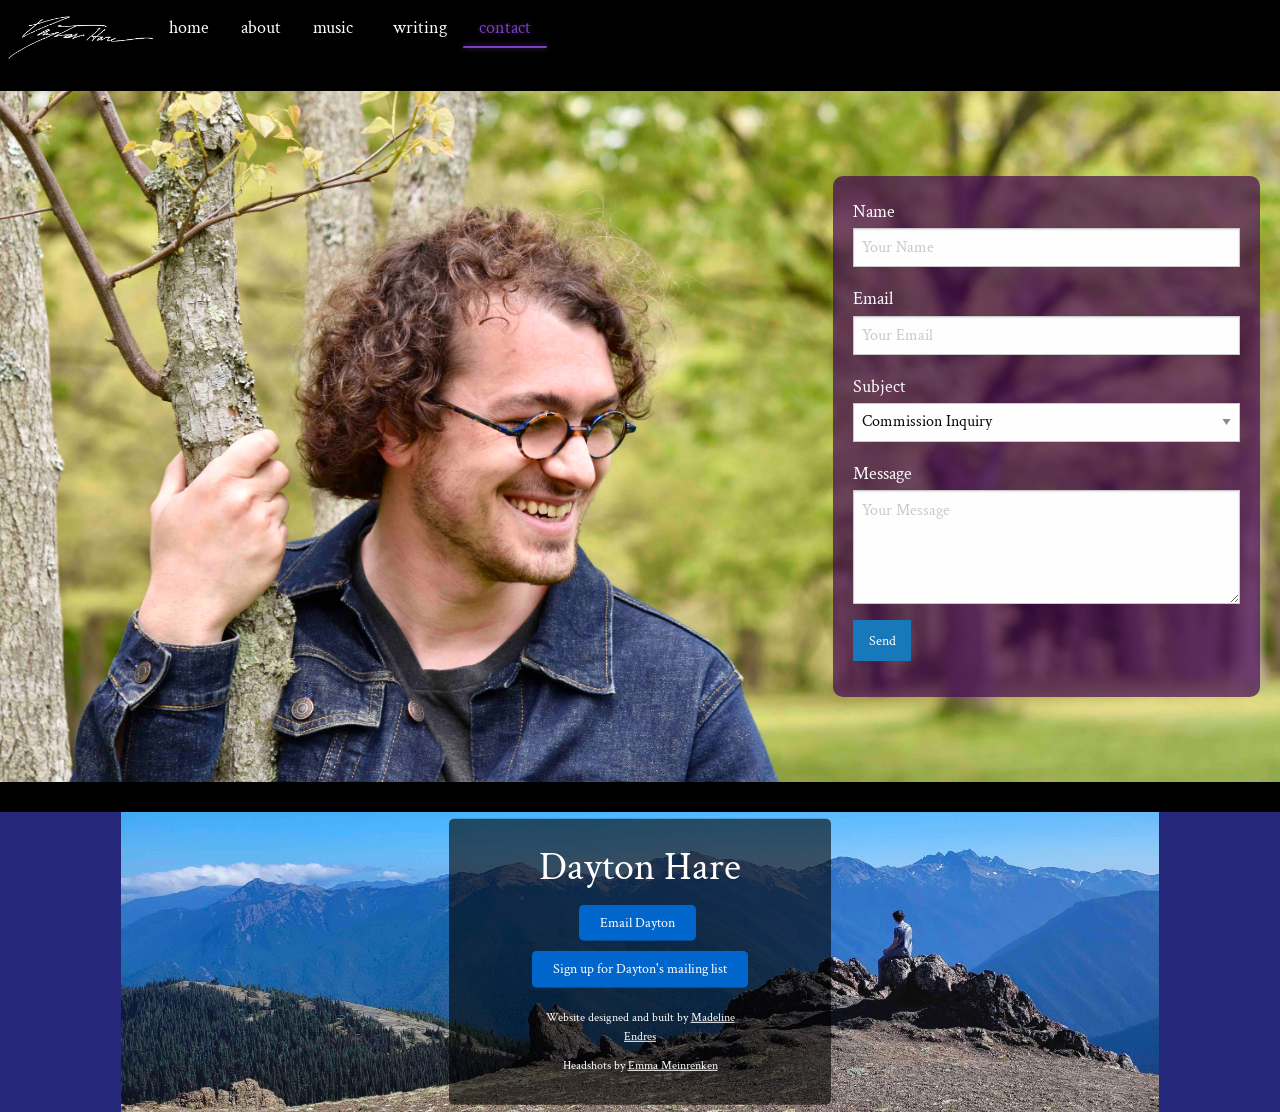
<file: contact.html>
<!doctype html>
<html class="no-js" lang="en">
<head>
  <!-- Google tag (gtag.js) -->
  <script async src="https://www.googletagmanager.com/gtag/js?id=G-J81ZR834K1"></script>
  <script>
    window.dataLayer = window.dataLayer || [];
    function gtag(){dataLayer.push(arguments);}
    gtag('js', new Date());

    gtag('config', 'G-J81ZR834K1');
  </script>
  <meta charset="utf-8" />
  <meta http-equiv="x-ua-compatible" content="ie=edge">
  <meta name="viewport" content="width=device-width, initial-scale=1.0" />
  <title>Dayton Hare&mdash;Composer :: Contact</title>
  <link rel="stylesheet" href="css/foundation.css" />
  <link rel="stylesheet" href="css/app.css" />
  <link href="//fonts.googleapis.com/css?family=UnifrakturMaguntia&subset=all" rel="stylesheet" type="text/css">
  <link href="https://fonts.googleapis.com/css2?family=Crimson+Text:ital,wght@0,400;0,600;0,700;1,400;1,600;1,700&family=Playfair+Display:wght@400;700&family=Reenie+Beanie&display=swap" rel="stylesheet">
</head>
<body>
  <div id="navbar"></div>
  <div id="navbar-padding"></div> <!-- This div will have dynamic padding -->

  <!-- Contact Section -->
  <div class="contact-container">
    <div class="relative-cell">
      <img src="photos/SmileWideCompressed.jpeg" alt="Contact Image" class="contact-image">
      <div class="overlayContact">
        <div class="form-container">
          <form id="contactForm" style="color:white;font-size:large">
            <label>
              Name
              <input type="text" id="name" name="name" placeholder="Your Name" required>
            </label>
            <label>
              Email
              <input type="email" id="email" name="email" placeholder="Your Email" required>
            </label>
            <label>
              Subject
              <select id="subject" name="subject">
                <option value="Commission Inquiry">Commission Inquiry</option>
                <option value="Score Purchase">Score Purchase</option>
                <option value="Teaching Inquiry">Teaching Inquiry</option>
                <option value="Writing Inquiry">Writing Inquiry</option>
                <option value="Other">Other</option>
              </select>
            </label>
            <label>
              Message
              <textarea id="message" name="message" placeholder="Your Message" rows="4" required></textarea>
            </label>
            <button type="button" class="button" onclick="sendEmail()">Send</button>
          </form>
        </div>
      </div>
    </div>
  </div>

  <div class="cell">
    <!-- Add padding between the responsive row and the Orbit component -->
    <div class="orbit-padding"></div>
  </div>
  <!-- Footer -->
  <div id="footer"></div>

  <script src="js/vendor/jquery.js"></script>
  <script src="js/vendor/what-input.js"></script>
  <script src="js/vendor/foundation.min.js"></script>
  <script src="js/allpageLoads.js"></script> <!-- Ensure this path is correct -->

  <script>
    $(document).ready(function() {
        function adjustLayout() {
            var imageHeight = $('.contact-image').outerHeight();
            var formHeight = $('.overlayContact').outerHeight();
            if (formHeight > imageHeight) {
                $('.relative-cell').css('flex-direction', 'column');
                $('.overlayContact').css({
                    'position': 'relative',
                    'width': '100%',
                    'order': 1
                });
                $('.contact-image').css('order', 0);
            } else {
                $('.relative-cell').css('flex-direction', 'row');
                $('.overlayContact').css({
                    'position': 'absolute',
                    'width': '33.33%',
                    'order': 0
                });
            }
        }

        $(window).on('resize', adjustLayout);
        adjustLayout(); // Initial check to ensure layout is correct on page load
    });

    function sendEmail() {
        var name = document.getElementById("name").value;
        var email = document.getElementById("email").value;
        var subject = document.getElementById("subject").value;
        var message = document.getElementById("message").value;

        var mailtoLink = 'mailto:daytonhare.music@gmail.com' +
                         '?subject=' + encodeURIComponent(subject) +
                         '&body=' + encodeURIComponent('Name: ' + name + '\n' +
                                                       'Email: ' + email + '\n' +
                                                       'Message: ' + message);

        window.location.href = mailtoLink;
    }
  </script>
</body>
</html>
</file>
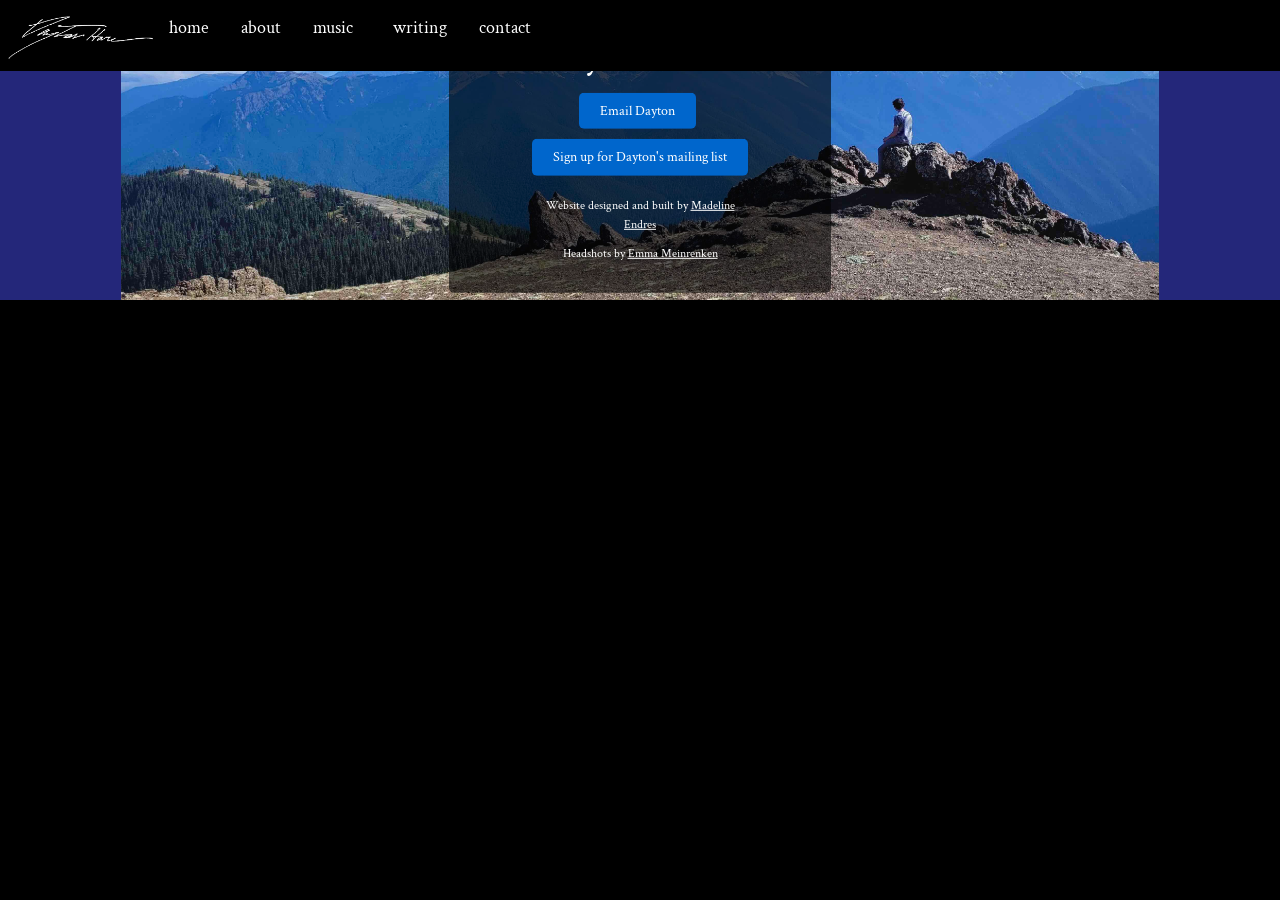
<file: events.html>
<!doctype html>
<html class="no-js" lang="en">
  <head>
    <!-- Google tag (gtag.js) -->
    <script async src="https://www.googletagmanager.com/gtag/js?id=G-J81ZR834K1"></script>
    <script>
      window.dataLayer = window.dataLayer || [];
      function gtag(){dataLayer.push(arguments);}
      gtag('js', new Date());

      gtag('config', 'G-J81ZR834K1');
    </script>
    <meta charset="utf-8" />
    <meta http-equiv="x-ua-compatible" content="ie=edge">
    <meta name="viewport" content="width=device-width, initial-scale=1.0" />
    <title>Dayton Hare&mdash;Composer :: Events</title>
    <link rel="stylesheet" href="css/foundation.css" />
    <link rel="stylesheet" href="css/app.css" />
    <link href="//fonts.googleapis.com/css?family=UnifrakturMaguntia&subset=all" rel="stylesheet" type="text/css">
    <link href="https://fonts.googleapis.com/css2?family=Crimson+Text:ital,wght@0,400;0,600;0,700;1,400;1,600;1,700&family=Playfair+Display:wght@400;700&family=Reenie+Beanie&display=swap" rel="stylesheet">
  </head>
  <body>
    <div id="navbar"></div>
    <!-- Footer -->
    <div id="footer"></div>
    <div id="navbar-padding"></div> <!-- This div will have dynamic padding -->
    <script src="js/vendor/jquery.js"></script>
    <script src="js/vendor/what-input.js"></script>
    <script src="js/vendor/foundation.min.js"></script>
    <script src="js/allpageLoads.js"></script> <!-- Ensure this path is correct -->
  </body>
</html>
</file>
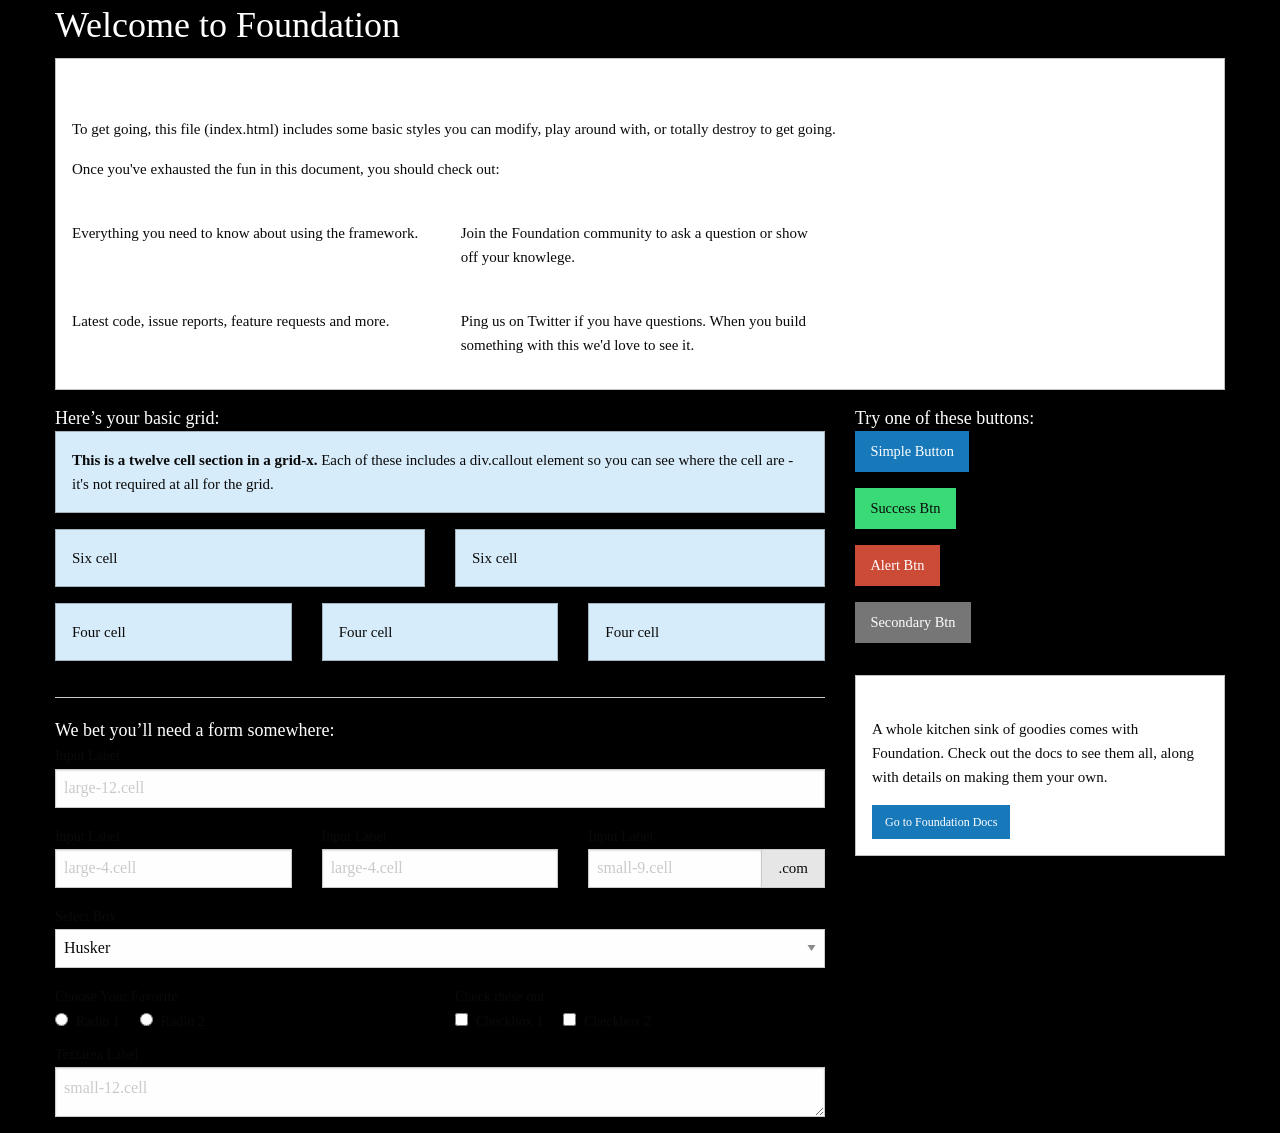
<file: index_foundation.html>
<!doctype html>
<html class="no-js" lang="en" dir="ltr">
  <head>
    <meta charset="utf-8">
    <meta http-equiv="x-ua-compatible" content="ie=edge">
    <meta name="viewport" content="width=device-width, initial-scale=1.0">
    <title>Foundation for Sites</title>
    <link rel="stylesheet" href="css/foundation.css">
    <link rel="stylesheet" href="css/app.css">
  </head>
<body>

    <div class="grid-container">
      <div class="grid-x grid-padding-x">
        <div class="large-12 cell">
          <h1>Welcome to Foundation</h1>
        </div>
      </div>

      <div class="grid-x grid-padding-x">
        <div class="large-12 cell">
          <div class="callout">
            <h3>We&rsquo;re stoked you want to try Foundation! </h3>
            <p>To get going, this file (index.html) includes some basic styles you can modify, play around with, or totally destroy to get going.</p>
            <p>Once you've exhausted the fun in this document, you should check out:</p>
            <div class="grid-x grid-padding-x">
              <div class="large-4 medium-4 cell">
                <p><a href="https://get.foundation/sites/docs/">Foundation Documentation</a><br />Everything you need to know about using the framework.</p>
              </div>
              <div class="large-4 medium-4 cell">
                <p><a href="https://github.com/foundation/foundation-sites/discussions">Foundation Forum</a><br />Join the Foundation community to ask a question or show off your knowlege.</p>
              </div>
            </div>
            <div class="grid-x grid-padding-x">
              <div class="large-4 medium-4 medium-push-2 cell">
                <p><a href="https://github.com/foundation/foundation-sites">Foundation on Github</a><br />Latest code, issue reports, feature requests and more.</p>
              </div>
              <div class="large-4 medium-4 medium-pull-2 cell">
                <p><a href="https://twitter.com/FoundationCSS">@FoundationCSS</a><br />Ping us on Twitter if you have questions. When you build something with this we'd love to see it.</p>
              </div>
            </div>
          </div>
        </div>
      </div>

      <div class="grid-x grid-padding-x">
        <div class="large-8 medium-8 cell">
          <h5>Here&rsquo;s your basic grid:</h5>
          <!-- Grid Example -->

          <div class="grid-x grid-padding-x">
            <div class="large-12 cell">
              <div class="primary callout">
                <p><strong>This is a twelve cell section in a grid-x.</strong> Each of these includes a div.callout element so you can see where the cell are - it's not required at all for the grid.</p>
              </div>
            </div>
          </div>
          <div class="grid-x grid-padding-x">
            <div class="large-6 medium-6 cell">
              <div class="primary callout">
                <p>Six cell</p>
              </div>
            </div>
            <div class="large-6 medium-6 cell">
              <div class="primary callout">
                <p>Six cell</p>
              </div>
            </div>
          </div>
          <div class="grid-x grid-padding-x">
            <div class="large-4 medium-4 small-4 cell">
              <div class="primary callout">
                <p>Four cell</p>
              </div>
            </div>
            <div class="large-4 medium-4 small-4 cell">
              <div class="primary callout">
                <p>Four cell</p>
              </div>
            </div>
            <div class="large-4 medium-4 small-4 cell">
              <div class="primary callout">
                <p>Four cell</p>
              </div>
            </div>
          </div>

          <hr />

          <h5>We bet you&rsquo;ll need a form somewhere:</h5>
          <form>
            <div class="grid-x grid-padding-x">
              <div class="large-12 cell">
                <label>Input Label</label>
                <input type="text" placeholder="large-12.cell" />
              </div>
            </div>
            <div class="grid-x grid-padding-x">
              <div class="large-4 medium-4 cell">
                <label>Input Label</label>
                <input type="text" placeholder="large-4.cell" />
              </div>
              <div class="large-4 medium-4 cell">
                <label>Input Label</label>
                <input type="text" placeholder="large-4.cell" />
              </div>
              <div class="large-4 medium-4 cell">
                <div class="grid-x">
                  <label>Input Label</label>
                  <div class="input-group">
                    <input type="text" placeholder="small-9.cell" class="input-group-field" />
                    <span class="input-group-label">.com</span>
                  </div>
                </div>
              </div>
            </div>
            <div class="grid-x grid-padding-x">
              <div class="large-12 cell">
                <label>Select Box</label>
                <select>
                  <option value="husker">Husker</option>
                  <option value="starbuck">Starbuck</option>
                  <option value="hotdog">Hot Dog</option>
                  <option value="apollo">Apollo</option>
                </select>
              </div>
            </div>
            <div class="grid-x grid-padding-x">
              <div class="large-6 medium-6 cell">
                <label>Choose Your Favorite</label>
                <input type="radio" name="pokemon" value="Red" id="pokemonRed"><label for="pokemonRed">Radio 1</label>
                <input type="radio" name="pokemon" value="Blue" id="pokemonBlue"><label for="pokemonBlue">Radio 2</label>
              </div>
              <div class="large-6 medium-6 cell">
                <label>Check these out</label>
                <input id="checkbox1" type="checkbox"><label for="checkbox1">Checkbox 1</label>
                <input id="checkbox2" type="checkbox"><label for="checkbox2">Checkbox 2</label>
              </div>
            </div>
            <div class="grid-x grid-padding-x">
              <div class="large-12 cell">
                <label>Textarea Label</label>
                <textarea placeholder="small-12.cell"></textarea>
              </div>
            </div>
          </form>
        </div>

        <div class="large-4 medium-4 cell">
          <h5>Try one of these buttons:</h5>
          <p><a href="#" class="button">Simple Button</a><br/>
            <a href="#" class="success button">Success Btn</a><br/>
            <a href="#" class="alert button">Alert Btn</a><br/>
            <a href="#" class="secondary button">Secondary Btn</a></p>
          <div class="callout">
            <h5>So many components, girl!</h5>
            <p>A whole kitchen sink of goodies comes with Foundation. Check out the docs to see them all, along with details on making them your own.</p>
            <a href="https://get.foundation/sites/docs/" class="small button">Go to Foundation Docs</a>
          </div>
        </div>
      </div>
    </div>


    <script src="js/vendor/jquery.js"></script>
    <script src="js/vendor/what-input.js"></script>
    <script src="js/vendor/foundation.js"></script>
    <script src="js/app.js"></script>
  </body>
</html>
</file>
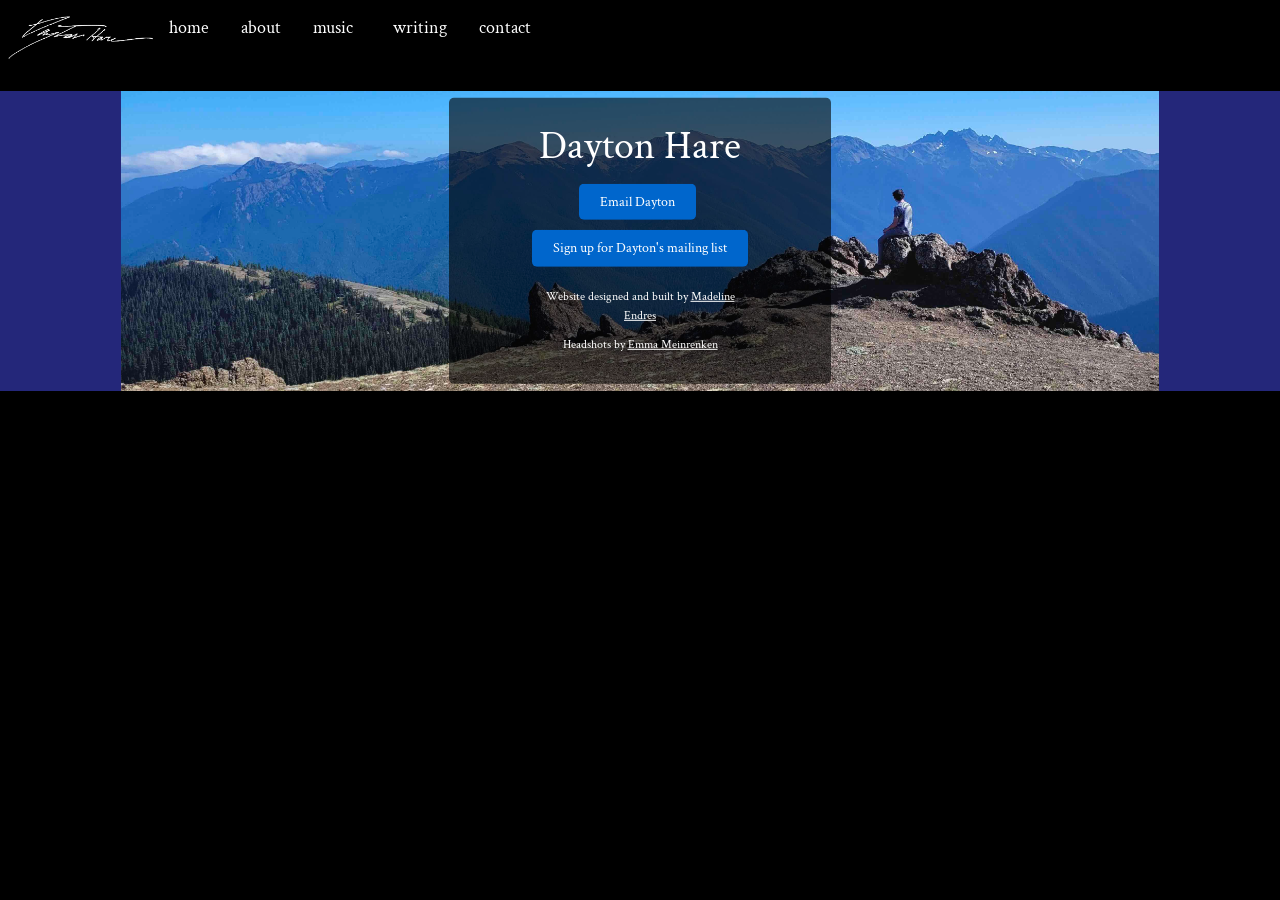
<file: teaching.html>
<!doctype html>
<html class="no-js" lang="en">
  <head>
    <!-- Google tag (gtag.js) -->
    <script async src="https://www.googletagmanager.com/gtag/js?id=G-J81ZR834K1"></script>
    <script>
      window.dataLayer = window.dataLayer || [];
      function gtag(){dataLayer.push(arguments);}
      gtag('js', new Date());

      gtag('config', 'G-J81ZR834K1');
    </script>
    <meta charset="utf-8" />
    <meta http-equiv="x-ua-compatible" content="ie=edge">
    <meta name="viewport" content="width=device-width, initial-scale=1.0" />
    <title>Dayton Hare&mdash;Composer :: Teacher</title>
    <link rel="stylesheet" href="css/foundation.css" />
    <link rel="stylesheet" href="css/app.css" />
    <link href="//fonts.googleapis.com/css?family=UnifrakturMaguntia&subset=all" rel="stylesheet" type="text/css">
    <link href="https://fonts.googleapis.com/css2?family=Crimson+Text:ital,wght@0,400;0,600;0,700;1,400;1,600;1,700&family=Playfair+Display:wght@400;700&family=Reenie+Beanie&display=swap" rel="stylesheet">
  </head>
  <body>
    <div id="navbar"></div>

    <div id="navbar-padding"></div> <!-- This div will have dynamic padding -->
    <!-- Footer -->
    <div id="footer"></div>
    <script src="js/vendor/jquery.js"></script>
    <script src="js/vendor/what-input.js"></script>
    <script src="js/vendor/foundation.min.js"></script>
    <script src="js/allpageLoads.js"></script> <!-- Ensure this path is correct -->
  </body>
</html>
</file>
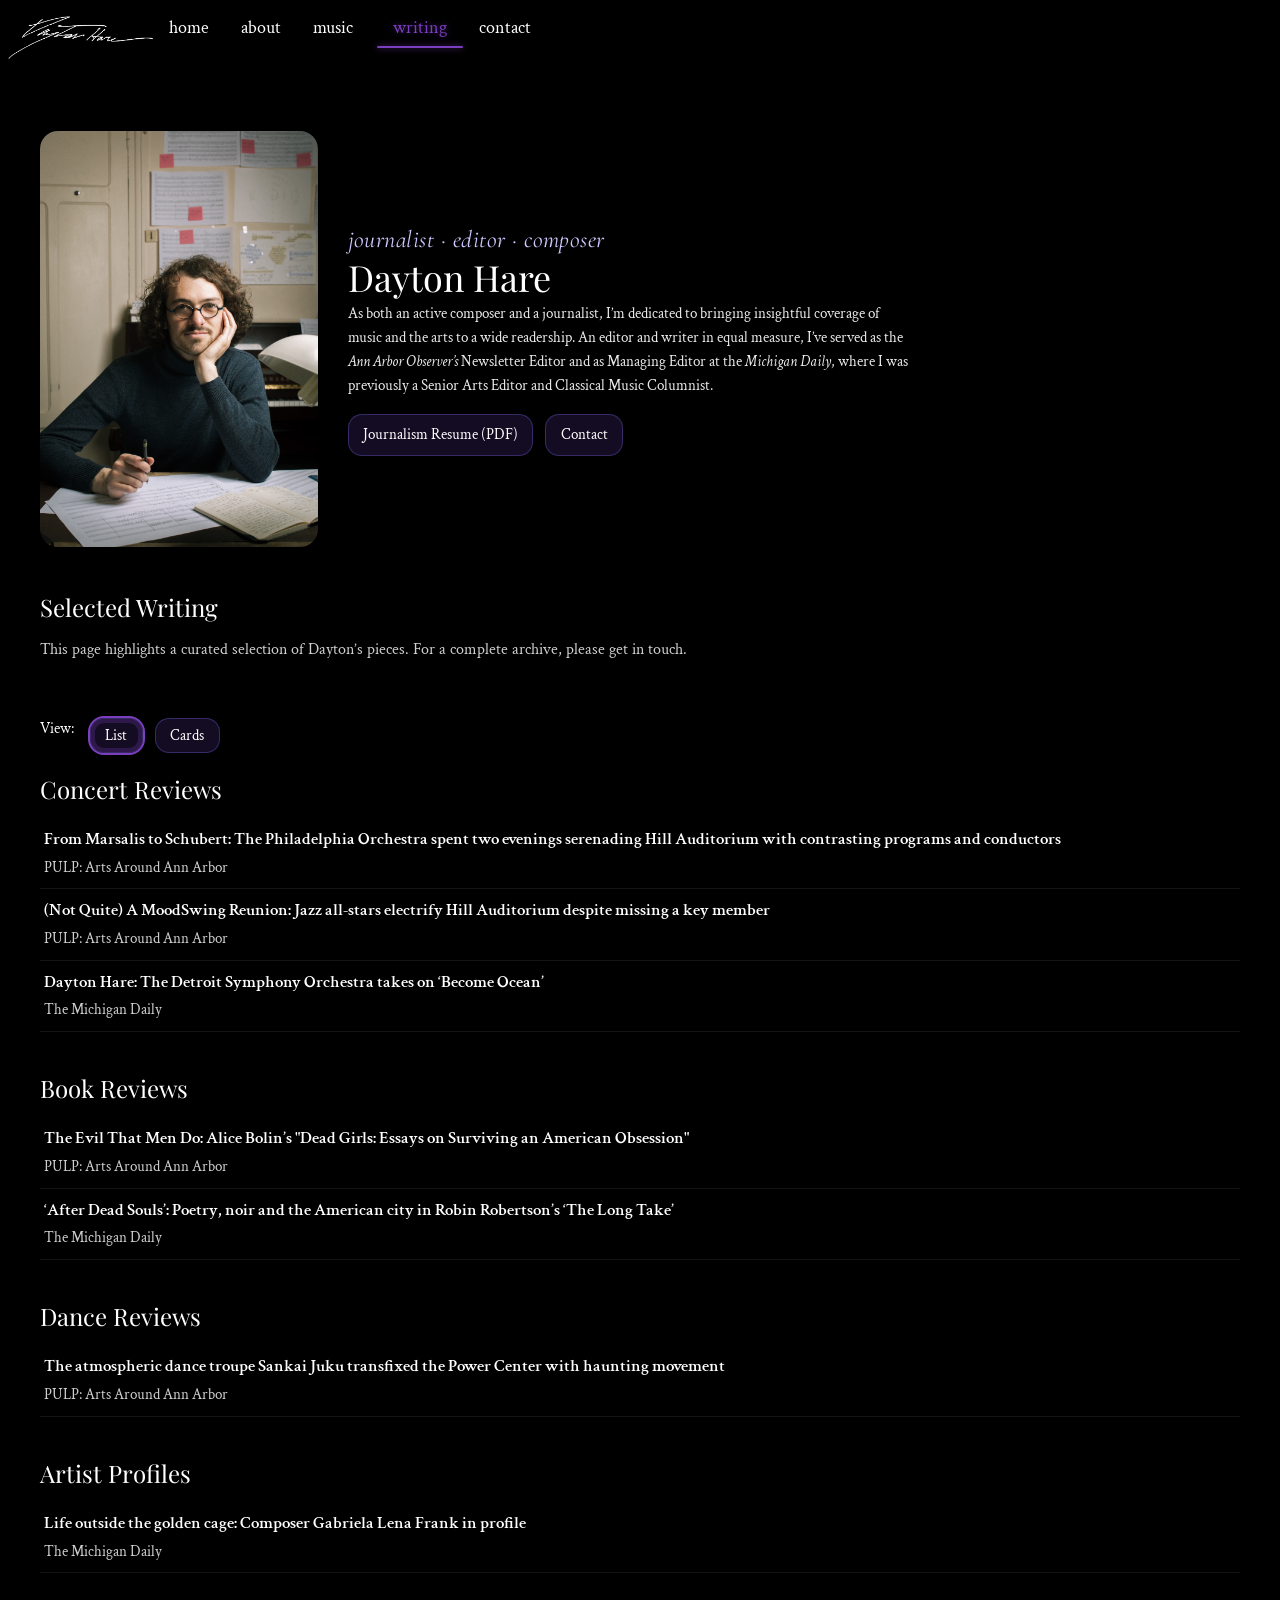
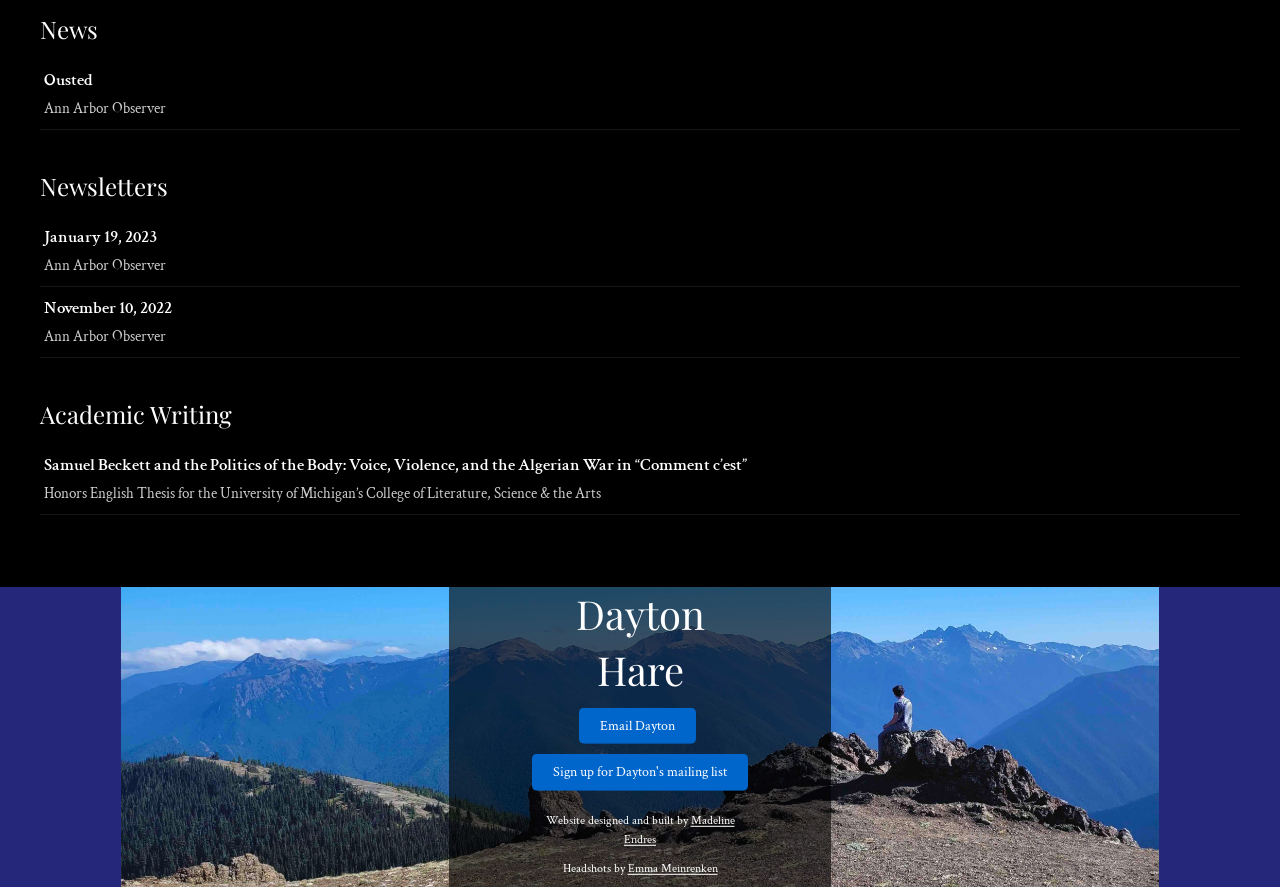
<file: writing.html>
<!doctype html>
<html class="no-js" lang="en">
  <head>
    <!-- Google tag (gtag.js) -->
    <script async src="https://www.googletagmanager.com/gtag/js?id=G-J81ZR834K1"></script>
    <script>
      window.dataLayer = window.dataLayer || [];
      function gtag(){dataLayer.push(arguments);} 
      gtag('js', new Date());
      gtag('config', 'G-J81ZR834K1');
    </script>

    <meta charset="utf-8" />
    <meta http-equiv="x-ua-compatible" content="ie=edge" />
    <meta name="viewport" content="width=device-width, initial-scale=1.0" />
    <meta name="description" content="Writing portfolio and Resume for Dayton Hare — writer & composer." />

    <title>Dayton Hare — Writer</title>

    <!-- Fonts (use explicit https + preconnect for perf) -->
    <link rel="preconnect" href="https://fonts.googleapis.com" />
    <link rel="preconnect" href="https://fonts.gstatic.com" crossorigin />
    <link href="https://fonts.googleapis.com/css2?family=Crimson+Text:ital,wght@0,400;0,600;0,700;1,400;1,600;1,700&family=Playfair+Display:wght@400;700&family=Reenie+Beanie&display=swap" rel="stylesheet" />
    <link href="https://fonts.googleapis.com/css2?family=Cormorant:ital,wght@1,400&display=swap" rel="stylesheet">

    
    <!-- Foundation + site CSS -->
    <link rel="stylesheet" href="css/foundation.css" />
    <link rel="stylesheet" href="css/app.css" />

    <style>
      :root{ --brand-purple:#7B3FBF; --brand-purple-darker:#532E8C; }
      body{ background:#000; color:#fff; font-family:'Crimson Text', serif; }
      .page-note{ color:#cfcfcf; font-size:.98rem; margin:.25rem 0 0; }

      /* Layout helpers */
      .page-wrap{ padding-top: var(--nav-h, 0px); }
      .eyebrow {
        font-family: 'Cormorant', serif;
        font-style: italic;
        font-weight: 400;
        letter-spacing: 0.02em;
        color: #cfc7ff;
        font-size:1.5rem;
      }      
      h1, h2, h3{ font-family:'Playfair Display', serif; }
      a{ color:var(--brand-purple); text-decoration:underline; text-underline-offset:2px; }
      a:hover{ color:var(--brand-purple-darker); }

      /* Hero */
      .hero{ padding:2.5rem 0 1.5rem; }
      .hero img{ border-radius:18px; box-shadow:0 6px 24px rgba(0,0,0,.35); width:100%; height:auto; }
      .hero .name{ margin:0 0 .25rem; font-size:2.25rem; line-height:1.1; }
      .hero .roles{ color:#d8d8d8; margin-bottom:1rem; }
      .hero .bio{ color:#eaeaea; max-width:70ch; }

      /* Buttons */
      .btn-row{ display:flex; gap:.75rem; flex-wrap:wrap; margin-top:1rem; }
      .btn{ display:inline-block; padding:.55rem .9rem; border-radius:14px; border:1px solid #6a5acd66; background:#140c22; color:#fff; text-decoration:none; }
      .btn:hover{ background:#221538; border-color:#6a5acd99; }
      .btn.is-active{ outline:2px solid var(--brand-purple); box-shadow:0 0 0 4px rgba(123,63,191,.25) inset; }

      /* Section blocks */
      .section{ padding:1.25rem 0; }
      .section h2{ font-size:1.5rem; margin:0 0 .75rem; }

      /* Article lists (simple + readable on black) */
      .article-list{ list-style:none; margin:0; padding:0; }
      .article-list li{ padding:.5rem .25rem; border-bottom:1px solid rgba(255,255,255,.08); }
      .article-list a{ font-weight:600; font-size:1.075rem; text-decoration:none; }
      .article-list a:hover{ text-decoration:underline; }
      .article-meta{ color:#cfcfcf; font-size:.95rem; display:block; margin-top:.15rem; }

      /* Cards option */
      .card-grid{ display:grid; grid-template-columns:repeat(auto-fill,minmax(260px,1fr)); gap:1rem; }
      .card{ background:#0c0c0f; border:1px solid rgba(255,255,255,.08); border-radius:16px; overflow:hidden; box-shadow:0 8px 24px rgba(0,0,0,.35); }
      .card a{ display:block; padding:0; color:inherit; text-decoration:none; }
      .card .thumb{ aspect-ratio:16/9; width:100%; object-fit:cover; background:#1a1a1f; }
      .card .body{ padding:.8rem .9rem 1rem; }
      .card h3{ font-size:1.05rem; margin:0 0 .35rem; }
      .card .meta{ color:#cfcfcf; font-size:.92rem; }

      .footer-spacer{ height:2rem; }
    </style>
  </head>
  <body>
    <div id="navbar"></div>
    <div id="navbar-padding"></div>

    <main class="page-wrap">
      <div class="grid-container hero">
        <div class="grid-x grid-margin-x align-middle">
          <div class="cell small-12 medium-4 large-3">
            <img src="photos/Headshot_Photo_Credit_Zuzanna_Winiarska-2-min.jpg" alt="Headshot of Dayton Hare" loading="eager" fetchpriority="high" />
          </div>
          <div class="cell small-12 medium-8 large-9">
            <div class="eyebrow">journalist · editor · composer</div>
            <h1 class="name">Dayton Hare</h1>
            <p class="bio">As both an active composer and a journalist, I’m dedicated to bringing insightful coverage of music and the arts to a wide readership. An editor and writer in equal measure, I’ve served as the <i>Ann Arbor Observer’s</i> Newsletter Editor and as Managing Editor at the <i>Michigan Daily</i>, where I was previously a Senior Arts Editor and Classical Music Columnist.</p>
            <div class="btn-row">
              <a class="btn" href="Files/ResumeWritingDaytonHare.pdf" target="_blank" rel="noopener">Journalism Resume (PDF)</a>
              <a class="btn" href="mailto:daytonhare.music@gmail.com">Contact</a>
            </div>
          </div>
        </div>
      </div>

      <div class="grid-container section" id="selected-intro">
        <h2>Selected Writing</h2>
        <p class="page-note">This page highlights a curated selection of Dayton’s pieces. For a complete archive, please get in touch.</p>
      </div>

      <div class="grid-container section" id="writing">
        <div id="writing-sections"></div>
      </div>

      <div class="footer-spacer"></div>
    </main>

    <div id="footer"></div>

    <script src="js/vendor/jquery.js" defer></script>
    <script src="js/vendor/what-input.js" defer></script>
    <script src="js/vendor/foundation.min.js" defer></script>
    <script>
      window.addEventListener('DOMContentLoaded', function(){ if (window.$ && $.fn.foundation) { $(document).foundation(); } });
      function setNavPadding(){ const nav=document.getElementById('navbar'); const h=nav?nav.offsetHeight:0; document.documentElement.style.setProperty('--nav-h',h+'px'); }
      window.addEventListener('load',setNavPadding); window.addEventListener('resize',setNavPadding);

      function safeFaviconURL(maybeUrl){ try{ const u=new URL(maybeUrl,location.href); return `https://www.google.com/s2/favicons?domain=${u.hostname}&sz=128`; }catch{ return '[data-uri]'; } }

      const DATA_URL='jsonFiles/writing.json';

      function renderList(container,data){ data.forEach(section=>{ if(!section.items||section.items.length===0) return; const wrap=document.createElement('section'); wrap.className='section'; const h2=document.createElement('h2'); h2.textContent=section.category||'Untitled'; wrap.appendChild(h2); const ul=document.createElement('ul'); ul.className='article-list'; section.items.forEach(it=>{ const li=document.createElement('li'); const a=document.createElement('a'); a.textContent=it.title||'(Untitled)'; if(it.url){ a.href=it.url; a.target='_blank'; a.rel='noopener'; } const meta=document.createElement('span'); meta.className='article-meta'; meta.textContent=[it.outlet].filter(Boolean).join(''); li.appendChild(a); li.appendChild(meta); ul.appendChild(li); }); wrap.appendChild(ul); container.appendChild(wrap); }); }

      function renderCards(container,data){ data.forEach(section=>{ if(!section.items||section.items.length===0) return; const wrap=document.createElement('section'); wrap.className='section'; const h2=document.createElement('h2'); h2.textContent=section.category||'Untitled'; wrap.appendChild(h2); const grid=document.createElement('div'); grid.className='card-grid'; section.items.forEach(it=>{ const card=document.createElement('article'); card.className='card'; const link=document.createElement('a'); if(it.url){ link.href=it.url; link.target='_blank'; link.rel='noopener'; } const img=document.createElement('img'); img.className='thumb'; img.loading='lazy'; img.alt=''; img.src=(it.thumb&&typeof it.thumb==='string'&&it.thumb.trim())?it.thumb:safeFaviconURL(it.url); const body=document.createElement('div'); body.className='body'; const h3=document.createElement('h3'); h3.textContent=it.title||'(Untitled)'; const meta=document.createElement('div'); meta.className='meta'; meta.textContent=[it.outlet].filter(Boolean).join(''); body.appendChild(h3); body.appendChild(meta); link.appendChild(img); link.appendChild(body); card.appendChild(link); grid.appendChild(card); }); wrap.appendChild(grid); container.appendChild(wrap); }); }

      function makeToggle(toolbar,onChange){ const btnList=document.createElement('button'); const btnCards=document.createElement('button'); btnList.type=btnCards.type='button'; btnList.className=btnCards.className='btn'; btnList.textContent='List'; btnCards.textContent='Cards'; function setActive(mode){ btnList.classList.toggle('is-active',mode==='list'); btnCards.classList.toggle('is-active',mode==='cards'); } btnList.addEventListener('click',()=>{ localStorage.setItem('writingView','list'); setActive('list'); onChange('list'); }); btnCards.addEventListener('click',()=>{ localStorage.setItem('writingView','cards'); setActive('cards'); onChange('cards'); }); toolbar.appendChild(btnList); toolbar.appendChild(btnCards); setActive(localStorage.getItem('writingView')||'list'); }

      async function bootstrap(){ const mount=document.getElementById('writing-sections'); const toolbar=document.createElement('div'); toolbar.className='btn-row'; const toolbarLabel=document.createElement('span'); toolbarLabel.textContent='View:'; toolbarLabel.style.marginRight='.25rem'; toolbar.prepend(toolbarLabel); mount.before(toolbar); let data=[]; try{ const res=await fetch(DATA_URL,{cache:'no-store'}); if(!res.ok) throw new Error(`HTTP ${res.status} for ${DATA_URL}`); data=await res.json(); if(!Array.isArray(data)) throw new Error('Expected top-level array in writing.json'); }catch(e){ console.warn('Failed to load writing.json; falling back to empty list.',e); data=[]; }
        function render(mode){ mount.innerHTML=''; if(mode==='cards') renderCards(mount,data); else renderList(mount,data); }
        const initial=localStorage.getItem('writingView')||'list'; makeToggle(toolbar,render); render(initial); }

      bootstrap();
    </script>

    <script src="js/app.js" defer></script>
    <script src="js/orbitBar.js" defer></script>
    <script src="js/allpageLoads.js" defer></script>
    <script defer>
      window.addEventListener('load',()=>{ const link=document.querySelector('#example-menu a[href$="writing.html"]'); if(link) link.classList.add('is-active'); });
    </script>
  </body>
</html>
</file>
<file: css/app.css>
:root {
  --brand-purple: #7B3FBF;
  --brand-purple-darker: #532E8C;
}

/* LOGO */
.responsive-logo {
  height: 100%;
  max-height: 55px;
  width: auto;
  vertical-align: middle;
}

/* Font info:

font-family: 'Playfair Display', serif; (dh)
font-family: 'Reenie Beanie', cursive; (Dayton Hare)
font-family: 'Crimson Text', serif; (normal)

*/

/* ICON / CONTACT LABELS */
.mail:before {
  content: "\2709";
  font-family: 'Glyphicons Halflings';
  float: left;
  margin-right: 2em;
}

.web:before {
  content: "\e135";
  font-family: 'Glyphicons Halflings';
  float: left;
  margin-right: 2em;
}

.linkedin:before {
  content: "\e008";
  font-family: 'Glyphicons Halflings';
  float: left;
  margin-right: 2em;
}

.pubs:before {
  content: "\e043";
  font-family: 'Glyphicons Halflings';
  float: left;
  margin-right: 2em;
}

.location:before {
  content: "\e062";
  font-family: 'Glyphicons Halflings';
  float: left;
  margin-right: 2em;
}

.mail, .web, .linkedin, .location, .pubs {
  display: block;
  margin-bottom: 1em;
}

/* GLOBAL BODY + TYPOGRAPHY */
body {
  padding-top: 0px;
  margin-bottom: 0px;
  font-size: 15px;
  background-color: black;
  color: white;
  font-family: 'Crimson Text', serif;
  font-weight: 400;
}

.menu-text {
  padding: 0;
}

/* ---------------- FOOTER ---------------- */

footer {
  position: relative;
  width: 100%;
  min-height: 250px;
  background-color: #24277a;
  color: white;
  font-family: 'Crimson Text', serif;
  font-weight: 400;
}

.footer-image-container {
  position: relative;
  width: 100%;
  height: 100%;
  text-align: center;
  overflow: hidden;
}

.footer-image {
  display: inline-block;
  vertical-align: middle;
  width: auto;
  max-height: 300px;
  max-width: max-content;
  object-fit: cover;
  object-position: center center;
}

.footer-overlay {
  position: absolute;
  top: 50%;
  left: 50%;
  transform: translate(-50%, -50%);
  max-width: 600px;
  background: rgba(0, 0, 0, 0.6);
  color: white;
  padding: 20px;
  text-align: center;
  border-radius: 5px;
  box-sizing: border-box;
}

.footer-overlay h2,
.footer-overlay p,
.footer-overlay a {
  margin: 0 0 10px;
}

.footer-overlay a.button {
  background-color: #0066cc;
  color: white;
  padding: 10px 20px;
  text-decoration: none;
  border-radius: 5px;
  display: inline-block;
}

.footer-overlay a.button:hover {
  background-color: #075fb8;
}

.footer-credit {
  margin-top: 10px;
  font-size: 0.8em;
}

.footer-credit a {
  color: #cccccc;
  text-decoration: none;
}

.footer-credit a:hover {
  color: rgb(197, 195, 244);
  text-decoration: underline;
}

/* Responsive footer tweaks */
@media screen and (max-width: 768px) {
  .footer-overlay {
    padding: 10px;
    background: rgba(0, 0, 0, 0.8);
    max-width: 90%;
  }

  .footer-overlay h2 {
    font-size: 1.0em;
  }

  .footer-overlay a.button {
    padding: 8px 15px;
    font-size: 0.9em;
  }
}

@media screen and (max-width: 480px) {
  .footer-overlay {
    flex-direction: column;
    padding: 5px;
    max-width: 90%;
    max-height: 80%;
  }

  .footer-overlay h2 {
    font-size: 1em;
  }

  .footer-credit {
    margin-top: 5px;
  }

  footer {
    min-height: 200px;
  }
}

/* ---------------- HEADERS / TABLES ---------------- */

table, th, td {
  border: 1px solid black;
  padding-top: 5px;
  padding-bottom: 5px;
  padding-right: 50px;
  color: #a1a1a1;
}

.h1, h1 {
  color: white;
  font-family: 'Crimson Text', serif;
  font-size: 36px;
}

.h2, h2 {
  color: white;
  font-family: 'Crimson Text', serif;
}

.h3, h3 {
  color: white;
  font-family: 'Crimson Text', serif;
  font-size: x-large;
}

.h4, h4 {
  color: white;
  display: inline;
  font-family: 'Crimson Text', serif;
  font-size: larger;
}

.h5, h5 {
  color: white;
  display: inline;
  font-family: 'Crimson Text', serif;
  font-size: larger;
}

.page-header {
  padding-top: 30px;
  margin-top: 0px;
}

.list-group-item:hover {
  text-decoration: none;
  background-color: #ffcdcd;
}

/* ---------------- LINKS ---------------- */

/* Global links (non-navbar) */
a:link {
  color: white;
}

a:visited {
  color: white;
}

/* Keep your global blue hover for normal text links */
a:hover {
  color: lightskyblue;
}

a:active {
  color: lightskyblue;
  text-decoration: underline;
}

/* ===== TOP BAR NAVBAR LINKS ===== */

/* Base top-bar link colors: white by default */
.top-bar a,
.top-bar a:link,
.top-bar a:visited {
  color: #ffffff;
  background: transparent;
  text-decoration: none;
}

/* Hover/focus: purple text, no blue background */
.top-bar a:hover,
.top-bar a:focus {
  color: var(--brand-purple, #7B3FBF) !important;
  background: transparent !important;
}

/* Active nav item: purple + glow underline (your existing style) */
.top-bar a.is-active,
.top-bar .active > a {
  position: relative;
  color: var(--brand-purple, #7B3FBF) !important;
  background: transparent !important;
  text-shadow: 0 0 6px rgba(123, 63, 191, 0.55);
}

/* thin glowing underline */
.top-bar a.is-active::after,
.top-bar .active > a::after {
  content: "";
  position: absolute;
  left: 0;
  right: 0;
  bottom: 0;
  height: 2px;
  background: var(--brand-purple, #7B3FBF);
  box-shadow: 0 0 6px rgba(123, 63, 191, 0.7);
  border-radius: 2px;
}

/* optional subtle hover accent on the active item */
.top-bar a.is-active:hover,
.top-bar .active > a:hover {
  color: var(--brand-purple-darker, #532E8C) !important;
  text-shadow: 0 0 8px rgba(83, 46, 140, 0.7);
}

/* Remove glow/underline from logo and parent dropdowns */
.top-bar .menu-text a,
.top-bar .has-submenu > a {
  text-shadow: none !important;
  background: transparent !important;
}

.top-bar .menu-text a::after,
.top-bar .has-submenu > a::after {
  content: none !important;
}

/* Make sure the top-level 'music' link (submenu parent) behaves like others */
.top-bar .has-submenu > a,
.top-bar .is-dropdown-submenu-parent > a {
  color: #ffffff;
}

/* On hover/focus, 'music' is purple (no Foundation blue flash) */
.top-bar .has-submenu > a:hover,
.top-bar .has-submenu > a:focus,
.top-bar .is-dropdown-submenu-parent > a:hover,
.top-bar .is-dropdown-submenu-parent > a:focus {
  color: var(--brand-purple, #7B3FBF) !important;
  background: transparent !important;
}

/* Submenu links (dropdown under music) */
.top-bar .submenu a,
.top-bar .submenu a:link,
.top-bar .submenu a:visited {
  color: #ffffff;
  background: black;
}

/* Hover in submenu: darker purple, soft background */
.top-bar .submenu a:hover {
  color: var(--brand-purple-darker, #532E8C);
  background: rgba(83, 46, 140, 0.18);
  text-shadow: 0 0 6px rgba(83, 46, 140, 0.55);
}

/* Submenu active state */
.top-bar .submenu a.is-active,
.top-bar .submenu .active > a {
  position: relative;
  color: var(--brand-purple, #7B3FBF) !important;
  background: rgba(123, 63, 191, 0.16) !important;
  border-radius: 6px;
  text-shadow: 0 0 5px rgba(123, 63, 191, 0.45);
}

/* Kill underline/glow inside dropdowns */
.top-bar .submenu a.is-active::after,
.top-bar .submenu .active > a::after,
.top-bar .submenu a:hover::after {
  content: none !important;
}



/* ---------------- ORBIT ---------------- */

.orbit-container {
  font-family: 'Crimson Text', serif;
  position: relative;
  min-width: 100%;
  min-height: 10%;
  transition: height 0.5s ease-in-out;
  display: flex;
  align-items: center;
  justify-content: center;
  overflow: hidden;
}

.orbit-slide {
  display: flex;
  justify-content: center;
  align-items: center;
  width: 100%;
}

.docs-example-orbit-slide {
  padding: 20px;
  background-color: #2e1a47;
  border: 1px solid #2e1a47;
  border-radius: 5px;
  width: 100%;
  max-width: 20000px;
  box-sizing: border-box;
  text-align: center;
  margin: 0 auto;
  font-family: 'Crimson Text', serif;
}

.responsive-score {
  max-height: 300px;
  height: auto;
  width: auto;
  max-width: 100%;
}

.orbit-previous, .orbit-next {
  position: absolute;
  top: 50%;
  transform: translateY(-50%);
  background-color: rgba(47, 47, 47, 0.5);
  border: none;
  color: rgb(255, 255, 255);
  padding: 10px;
  cursor: pointer;
  z-index: 1;
}

.orbit-previous {
  left: 10px;
}

.orbit-next {
  right: 10px;
}

.orbit-bullets {
  text-align: center;
  margin-top: 10px;
}

.orbit-bullets button {
  display: inline-block;
  background-color: grey;
  border: none;
  width: 12px;
  height: 12px;
  margin: 0 3px;
  border-radius: 50%;
  cursor: pointer;
}

.orbit-bullets button.is-active {
  background-color: white;
}

.blank-placeholder {
  width: 100%;
  height: 315px;
  background-color: #f0f0f0;
  display: flex;
  justify-content: center;
  align-items: center;
  color: #888;
  font-size: 16px;
  text-align: center;
}

.orbit-padding {
  padding-top: 30px;
}

/* ---------------- IMAGE + OVERLAY COMPONENTS ---------------- */

.responsive-headshot {
  width: 100%;
  height: auto;
  border-radius: 5px;
}

.relative-cell {
  position: relative;
  width: 100%;
  display: flex;
  flex-wrap: wrap;
}

.responsive-background {
  width: 100%;
  height: auto;
  display: block;
  object-fit: cover;
}

/* Dark overlay */
.overlay {
  position: absolute;
  top: 0;
  left: 0;
  width: 100%;
  height: 100%;
  background: rgba(50, 50, 50, 0.466);
  color: white;
  padding: 20px;
  box-sizing: border-box;
  border: 1px solid rgba(83, 83, 83, 0.308);
  font-family: 'Crimson Text', serif;
  overflow-y: auto;
  display: flex;
  flex-direction: column;
  justify-content: space-between;
}

.overlay-heading {
  margin-top: 10px;
}

.overlay-tagline {
  margin-bottom: 10px;
}

/* Overlay font sizes */
.overlay h2 {
  font-size: 2em;
  margin: 0;
}

.overlay h5 {
  font-size: 1.2em;
  font-style: italic;
}

.overlay h2, .overlay p {
  margin: 0;
  padding: 10px 0;
  font-family: 'Crimson Text', serif;
}

@media screen and (max-width: 768px) {
  .overlay h2 {
    font-size: 1.5em;
  }

  .overlay h5 {
    font-size: 1em;
  }
}

@media screen and (max-width: 480px) {
  .overlay h2 {
    font-size: 1.2em;
  }

  .overlay h5 {
    font-size: 0.9em;
  }
}

/* Large image overlay-left variant */
.image-container {
  position: relative;
  background-color: #f4f4f4;
  overflow: hidden;
}

.responsive-large-image {
  width: 100%;
  height: auto;
  object-fit: cover;
  object-position: center;
  display: block;
}

.overlay-left {
  position: absolute;
  top: 0;
  left: 0;
  width: 38.33%;
  height: 100%;
  background: rgba(211, 211, 211, 0.7);
  color: black;
  padding: 20px;
  box-sizing: border-box;
  display: flex;
  flex-direction: column;
  justify-content: flex-start;
  overflow-y: auto;
  transition: all 0.5s ease;
  min-height: 250px;
  max-height: 100vh;
  backdrop-filter: blur(5px);
}

.bio-text p {
  margin: 0;
  padding-bottom: 10px;
  align-content: center;
  font-family: 'Crimson Text', serif;
}

@media screen and (max-width: 1024px) {
  .overlay-left {
    width: 50%;
    height: 100%;
    overflow-y: auto;
    max-height: 100vh;
  }

  .bio-text p {
    font-size: 1em;
  }
}

@media screen and (max-width: 768px) {
  .overlay-left {
    width: 65%;
    height: 100%;
    overflow-y: auto;
    max-height: 100vh;
  }

  .bio-text p {
    font-size: 0.9em;
  }
}

@media screen and (max-width: 480px) {
  .overlay-left {
    width: 100%;
    height: 100%;
    padding: 10px;
    overflow-y: auto;
    max-height: 100vh;
  }

  .bio-text p {
    font-size: 0.8em;
  }
}

/* Left image + purple box */
.responsive-left-image {
  width: 100%;
  height: auto;
  margin-right: 20px;
  object-fit: cover;
  object-position: center;
}

.purple-box {
  background-color: #2e1a47;
  border: 1px solid #2e1a47;
  color: white;
  padding: 20px;
  display: flex;
  align-items: center;
  justify-content: center;
  box-sizing: border-box;
}

/* Hobbies text */
.hobbies-text {
  text-align: left;
}

.hobbies-text h2 {
  margin-top: 0;
}

.hobbies-text p {
  margin: 0;
}

/* ---------------- STICKY NAV / TOP BAR ---------------- */

[data-sticky-container] {
  margin-top: 0;
}

.title-bar,
.top-bar {
  position: fixed;
  top: 0;
  width: 100%;
  z-index: 1000;
  font-size: large;
}

/* Ensure the top bar content is centered */
.top-bar {
  display: flex;
  justify-content: space-between;
}

.top-bar-left {
  flex: 1;
}

.top-bar-right {
  flex: 1;
  display: flex;
  justify-content: center;
}

/* Display the title bar on smaller screens */
@media screen and (max-width: 640px) {
  .title-bar {
    display: flex;
  }
  .top-bar {
    display: none;
  }
}

/* ---------------- CONTACT PAGE OVERLAY ---------------- */

.contact-container {
  width: 100%;
}

.contact-image {
  width: 100%;
  height: auto;
  object-fit: cover;
}

.overlayContact {
  position: absolute;
  top: 0;
  right: 20px;
  width: 33.33%;
  height: 100%;
  background: rgba(0, 0, 0, 0);
  display: flex;
  align-items: center;
  justify-content: center;
}

.form-container {
  background: rgba(66, 3, 86, 0.679);
  padding: 20px;
  border-radius: 10px;
  width: 100%;
  box-sizing: border-box;
  color: white;
  font-size: larger;
}

.form-container form {
  width: 100%;
}

.form-container label {
  font-size: large;
  color: white;
}

/* Stack on small screens */
@media (max-width: 800px), (max-height: 400px) {
  .relative-cell {
    flex-direction: column;
  }
  .overlayContact {
    position: relative;
    width: 100%;
    height: auto;
    order: 1;
  }
  .contact-image {
    order: 0;
  }
}

/* ---------------- MUSIC PAGE ---------------- */

/* Equal heights for music cards */
.grid-x[data-equalizer] .cell {
  display: flex;
}

.grid-x[data-equalizer] .cell .card {
  flex: 1 1 auto;
  display: flex;
}

.grid-x[data-equalizer] .cell .card .card-section {
  flex: 1;
  display: flex;
  flex-direction: column;
}

/* Keep "More Information" at the bottom of each card */
.grid-x[data-equalizer] .cell .card .button {
  margin-top: auto;
}

/* Works list YouTube section spacing */
.workslist-videos {
  margin-top: 0.5rem;
}

.card img {
  width: 100%;
  height: auto;
}

.card-section h4 {
  margin-bottom: 10px;
}

.card {
  background-color: #2e1a47;
  color: white;
  min-height: 300px;
  width: 100%;
}

/* Ensure SoundCloud iframe fits within card */
iframe {
  max-width: 100%;
}

/* Reveal overlay & modal styling (no scroll hacks) */
.reveal-overlay {
  z-index: 9999;
  overflow: hidden;
}

.reveal {
  z-index: 10000;
  background: #f6e7fb;
  padding: 20px;
  color: #000;
  max-height: 80vh;
  overflow-y: auto;
  width: 90%;
  max-width: 800px;
  margin: 0 auto;
}

.reveal img {
  max-height: 200px;
  width: auto;
}

#exampleModal1 .grid-x {
  align-items: flex-start;
}

#exampleModal1 h1 {
  margin-bottom: 10px;
}

#modalInstrumentation,
#modalDuration {
  margin-bottom: 10px;
}

#modalImage {
  max-width: 100%;
  height: auto;
  border: none;
}

#programNote,
#modalSoundCloud,
#modalYouTube {
  padding-top: 20px;
}

#modalBuyLink {
  margin-top: 20px;
}

#exampleModal1 .cell.small-12.medium-4.large-4 {
  padding-right: 20px;
}

.close-button {
  right: 10px;
  top: 10px;
}

/* Constrain media (image or SoundCloud) to SoundCloud height and center it */
.card-media-wrapper {
    width: 100%;
    height: 166px;               /* match SoundCloud player height */
    max-height: 166px;
    display: flex;
    justify-content: center;     /* center horizontally */
    align-items: center;         /* center vertically */
    overflow: hidden;
    margin: 0.5rem 0;
}

/* Images inside the media wrapper */
.card-media-image {
    max-height: 166px;
    max-width: 100%;
    width: auto;
    height: auto;
    object-fit: contain;         /* scale without cropping */
    display: block;
}


/* ---------------- TABS (MUSIC PAGE) ---------------- */

.tabs {
  background-color: black;
  font-size: large;
}

.tabs-title {
  background-color: black;
}

.tabs-title a {
  color: white;
  padding: 10px;
  font-size: 1.2rem;
}

.tabs-title a:hover {
  background-color: #333;
  color: white;
}

.tabs-panel {
  background-color: black;
  color: white;
  padding: 20px;
  font-size: large;

  /* Make hash links (#all, #all-list, etc.) leave room for the fixed nav */
  scroll-margin-top: 140px; /* tweak this value if needed */

}

.centered-tabs-container {
  max-width: 1500px;
  margin: 0 auto;
  padding: 0 15px;
}

/* ---------------- MISC GLOBAL ---------------- */

*, *::before, *::after {
  box-sizing: border-box;
}

body.modal-open {
  overflow: hidden;
}

body.no-scroll {
  overflow: hidden;
}
</file>
